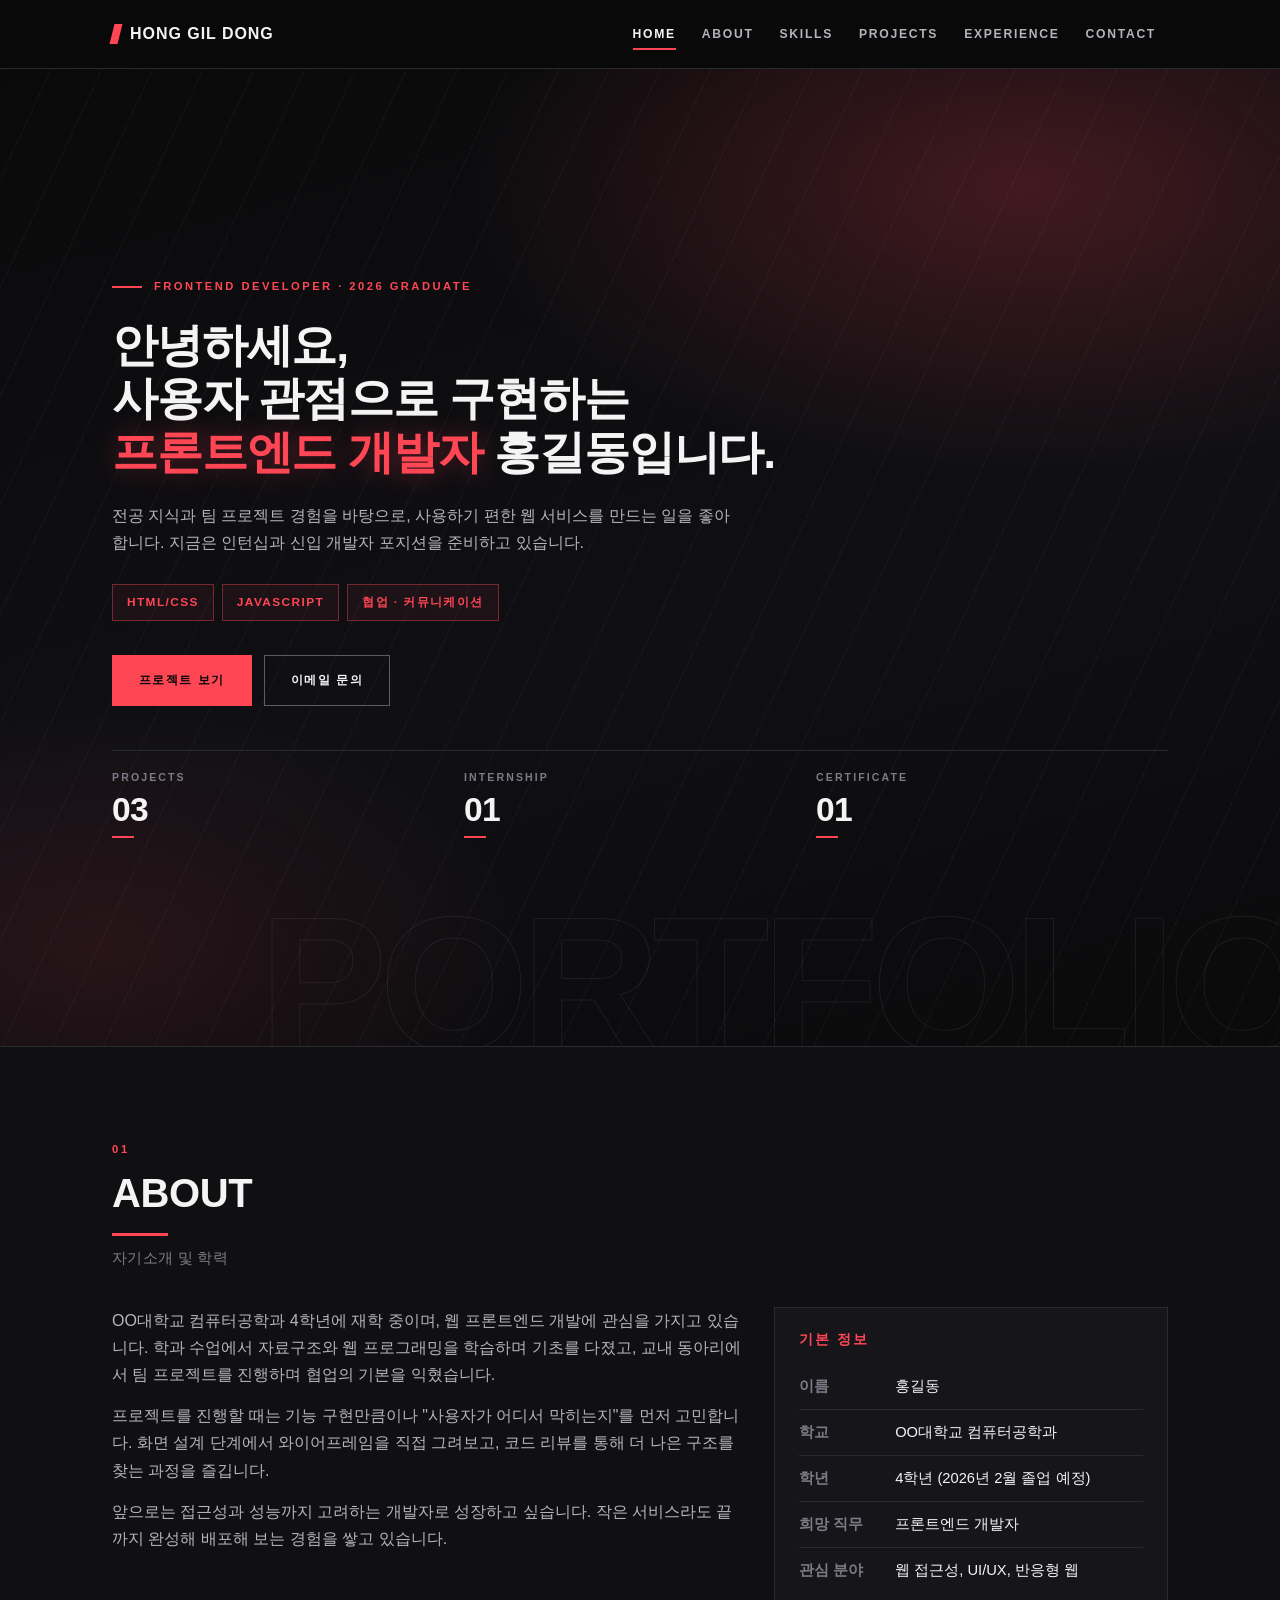
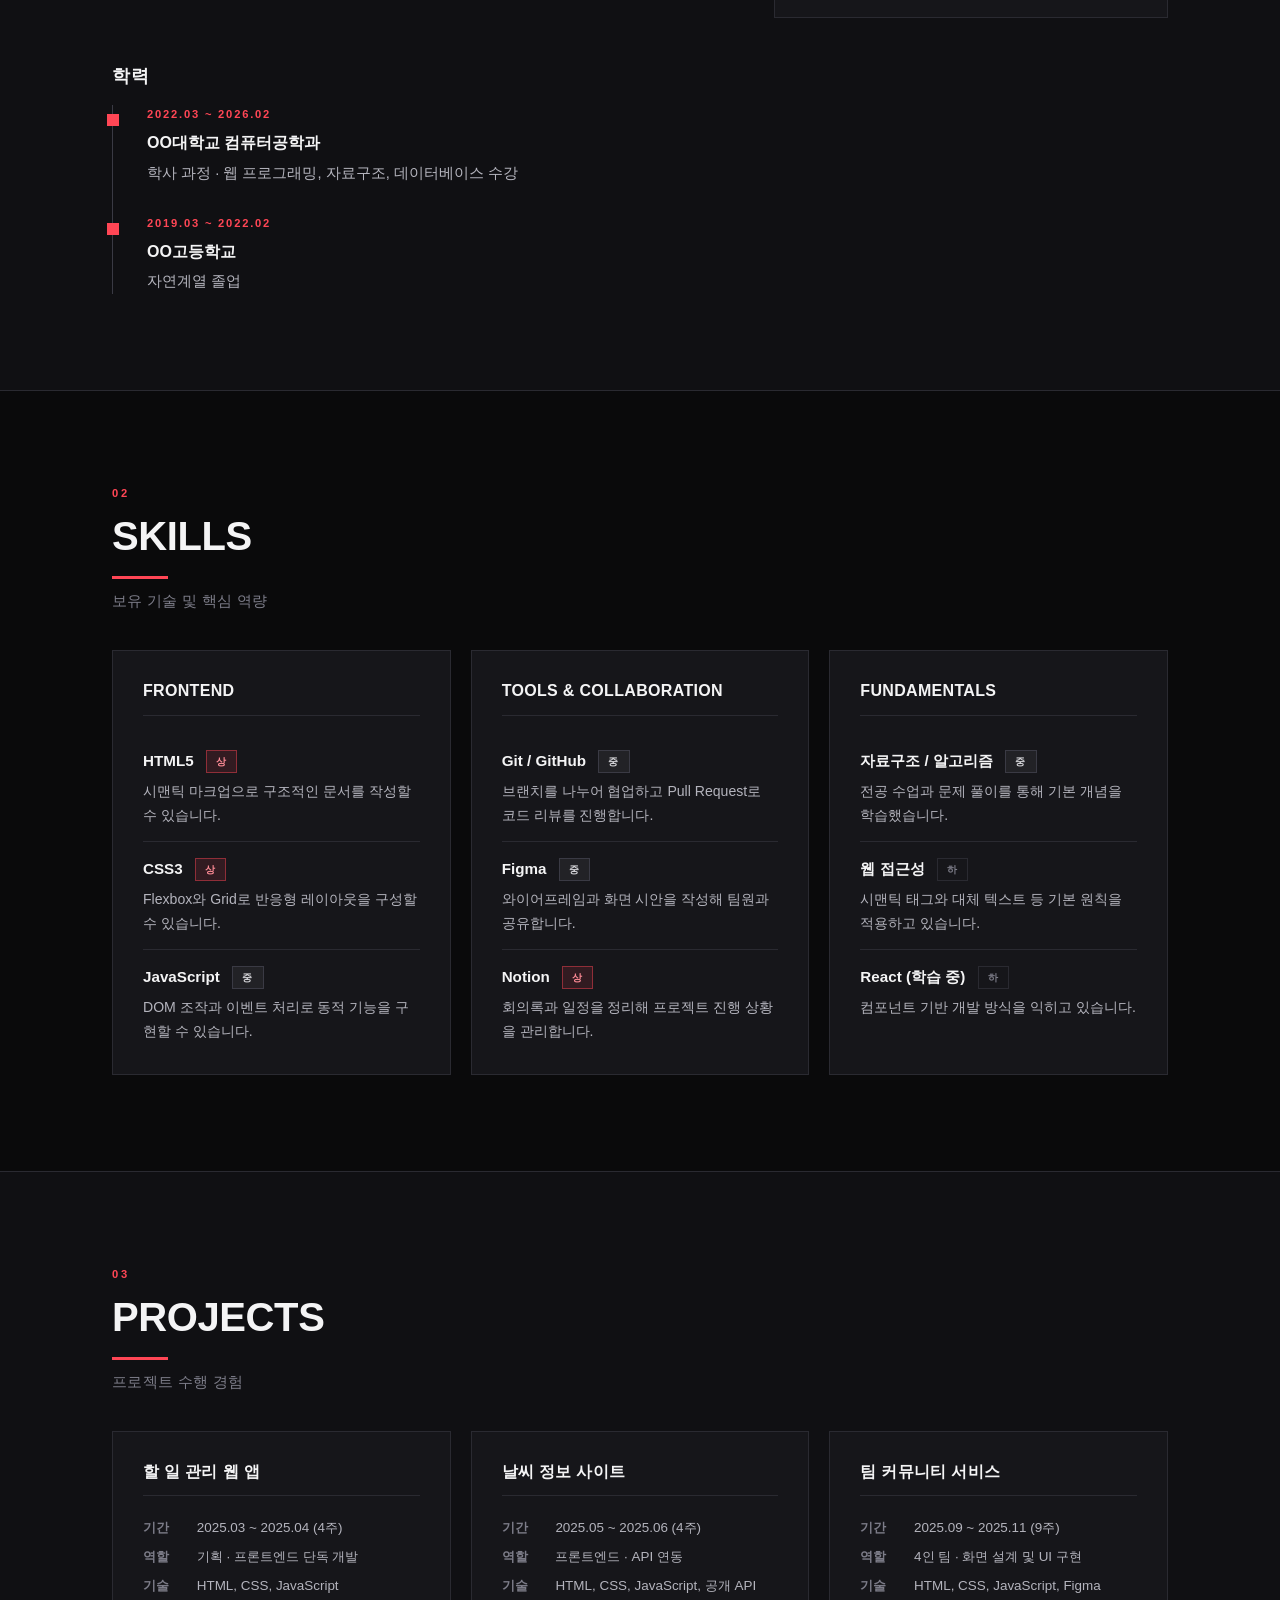
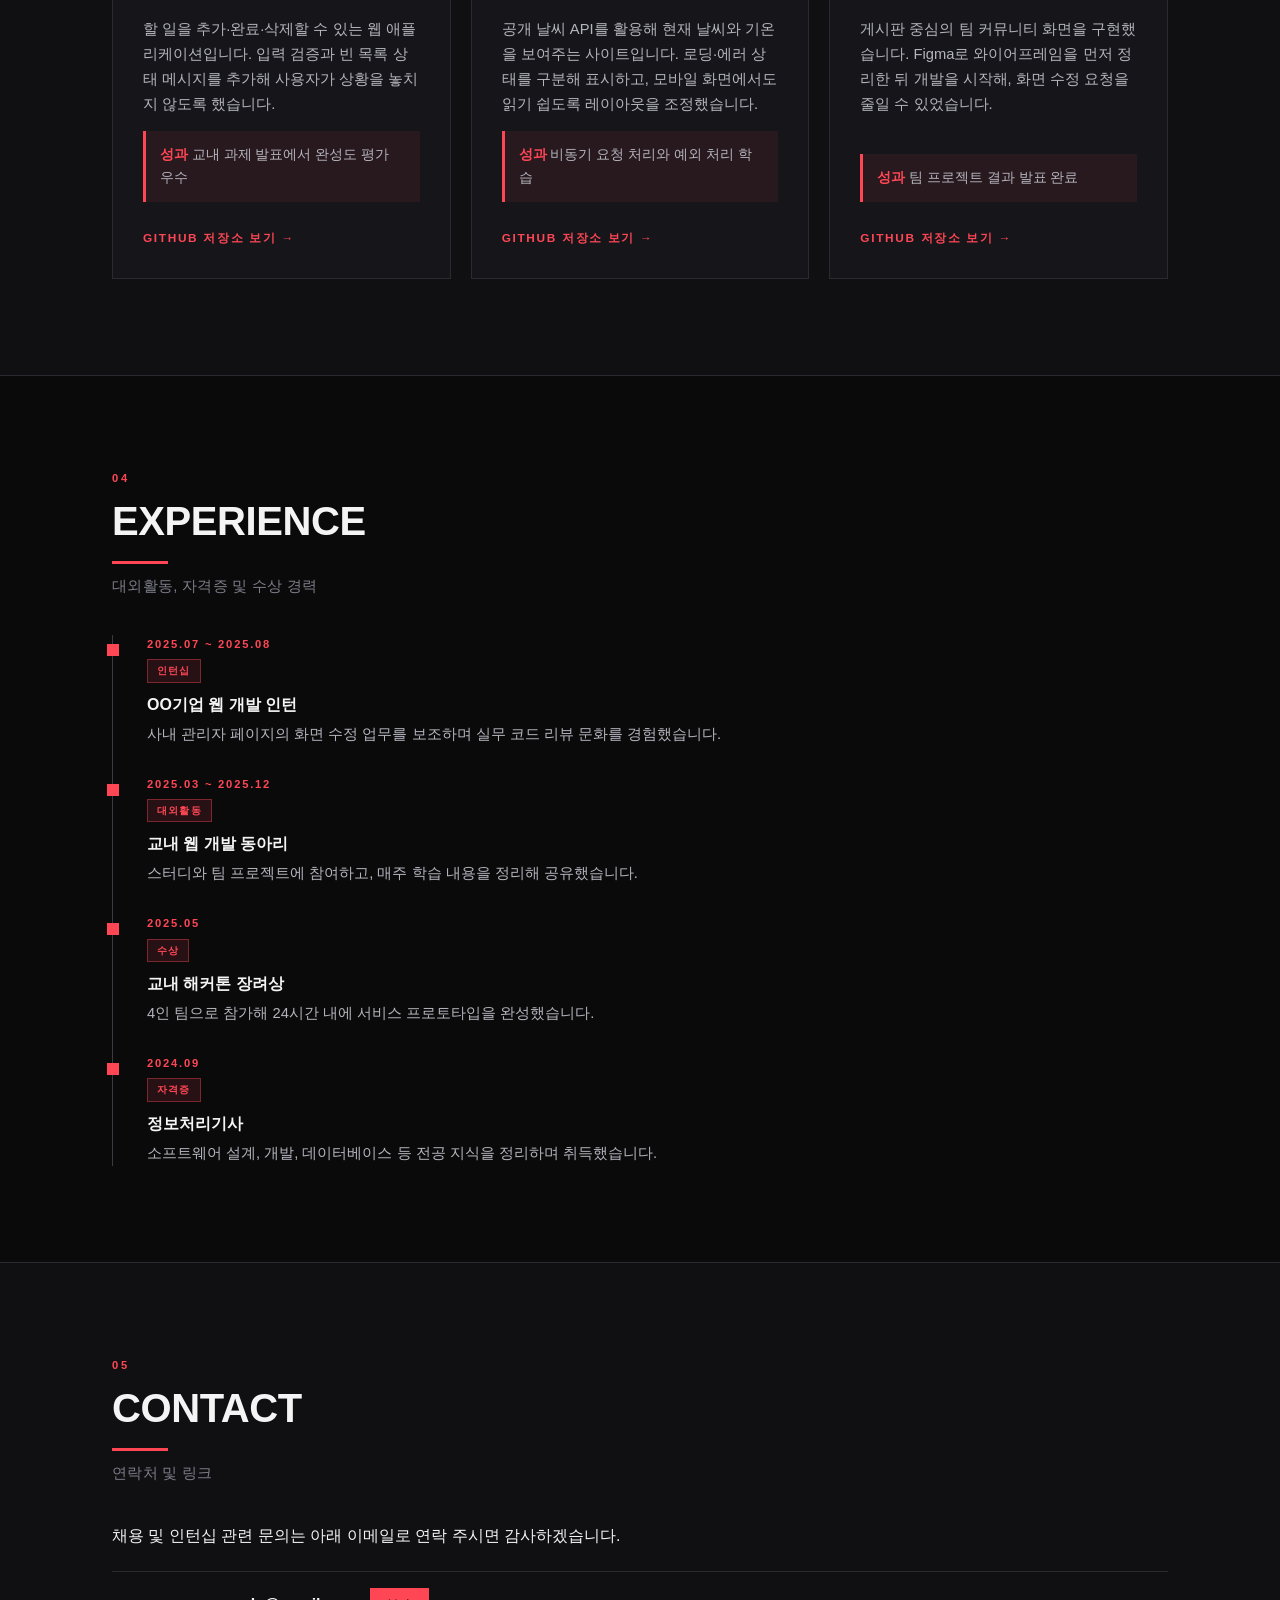
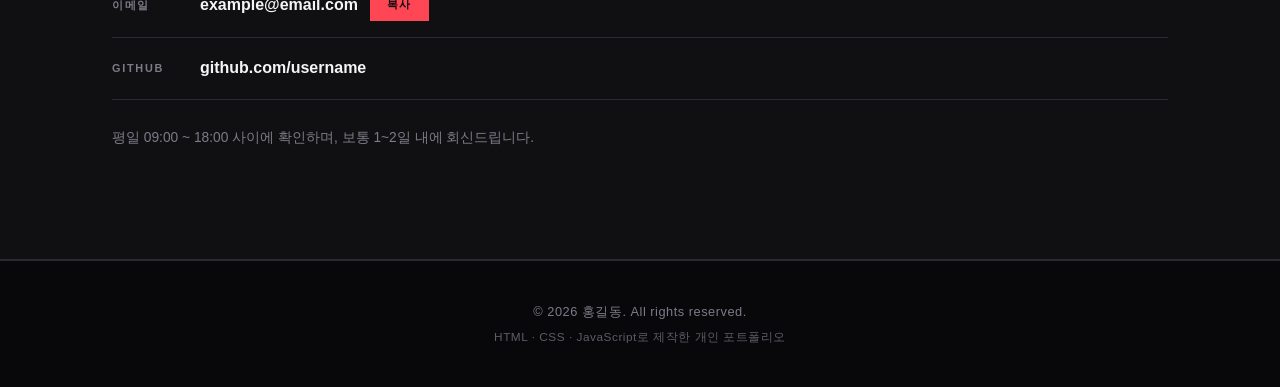
<file: index2.html>
<!DOCTYPE html>
<html lang="ko">
<head>
  <meta charset="UTF-8">
  <meta name="viewport" content="width=device-width, initial-scale=1.0">
  <meta name="description" content="대학생 취업용 개인 포트폴리오 웹사이트 - 자기소개, 보유 기술, 프로젝트, 대외활동 및 연락처">
  <title>홍길동 | 대학생 취업 포트폴리오</title>
  <link rel="stylesheet" href="style2.css">
</head>
<body>
  <a class="skip-link" href="#home">본문으로 바로가기</a>

  <!-- ===== 상단 내비게이션 ===== -->
  <header class="header">
    <nav class="nav" aria-label="주요 메뉴">
      <a href="#home" class="logo">Hong Gil Dong</a>
      <button class="nav-toggle" id="navToggle" type="button"
              aria-label="메뉴 열기" aria-expanded="false" aria-controls="navMenu">
        <span class="nav-toggle-bar"></span>
        <span class="nav-toggle-bar"></span>
        <span class="nav-toggle-bar"></span>
      </button>
      <ul class="nav-menu" id="navMenu">
        <li><a href="#home" class="nav-link">Home</a></li>
        <li><a href="#about" class="nav-link">About</a></li>
        <li><a href="#skills" class="nav-link">Skills</a></li>
        <li><a href="#projects" class="nav-link">Projects</a></li>
        <li><a href="#experience" class="nav-link">Experience</a></li>
        <li><a href="#contact" class="nav-link">Contact</a></li>
      </ul>
    </nav>
  </header>

  <main>
    <!-- ===== Home ===== -->
    <section id="home" class="section home">
      <div class="home-inner">
        <p class="eyebrow">Frontend Developer · 2026 Graduate</p>
        <h1>안녕하세요,<br>사용자 관점으로 구현하는<br><span class="accent">프론트엔드 개발자</span> 홍길동입니다.</h1>
        <p class="lead">
          전공 지식과 팀 프로젝트 경험을 바탕으로, 사용하기 편한 웹 서비스를 만드는 일을 좋아합니다.
          지금은 인턴십과 신입 개발자 포지션을 준비하고 있습니다.
        </p>
        <ul class="keyword-list">
          <li class="keyword">HTML/CSS</li>
          <li class="keyword">JavaScript</li>
          <li class="keyword">협업 · 커뮤니케이션</li>
        </ul>
        <div class="btn-group">
          <a href="#projects" class="btn">프로젝트 보기</a>
          <a href="#contact" class="btn btn-outline">이메일 문의</a>
        </div>

        <dl class="hero-stats">
          <div>
            <dt>Projects</dt>
            <dd>03</dd>
          </div>
          <div>
            <dt>Internship</dt>
            <dd>01</dd>
          </div>
          <div>
            <dt>Certificate</dt>
            <dd>01</dd>
          </div>
        </dl>
      </div>
    </section>

    <!-- ===== About ===== -->
    <section id="about" class="section alt">
      <div class="container">
        <h2 class="section-title">About</h2>
        <p class="section-desc">자기소개 및 학력</p>

        <div class="about-grid">
          <div class="about-text">
            <p>
              OO대학교 컴퓨터공학과 4학년에 재학 중이며, 웹 프론트엔드 개발에 관심을 가지고 있습니다.
              학과 수업에서 자료구조와 웹 프로그래밍을 학습하며 기초를 다졌고, 교내 동아리에서 팀 프로젝트를
              진행하며 협업의 기본을 익혔습니다.
            </p>
            <p>
              프로젝트를 진행할 때는 기능 구현만큼이나 "사용자가 어디서 막히는지"를 먼저 고민합니다.
              화면 설계 단계에서 와이어프레임을 직접 그려보고, 코드 리뷰를 통해 더 나은 구조를 찾는 과정을
              즐깁니다.
            </p>
            <p>
              앞으로는 접근성과 성능까지 고려하는 개발자로 성장하고 싶습니다.
              작은 서비스라도 끝까지 완성해 배포해 보는 경험을 쌓고 있습니다.
            </p>
          </div>

          <aside class="about-info">
            <h3>기본 정보</h3>
            <ul class="info-list">
              <li><strong>이름</strong> <span>홍길동</span></li>
              <li><strong>학교</strong> <span>OO대학교 컴퓨터공학과</span></li>
              <li><strong>학년</strong> <span>4학년 (2026년 2월 졸업 예정)</span></li>
              <li><strong>희망 직무</strong> <span>프론트엔드 개발자</span></li>
              <li><strong>관심 분야</strong> <span>웹 접근성, UI/UX, 반응형 웹</span></li>
            </ul>
          </aside>
        </div>

        <h3 class="sub-title">학력</h3>
        <ul class="timeline">
          <li class="timeline-item">
            <span class="timeline-date">2022.03 ~ 2026.02</span>
            <div class="timeline-body">
              <strong>OO대학교 컴퓨터공학과</strong>
              <p>학사 과정 · 웹 프로그래밍, 자료구조, 데이터베이스 수강</p>
            </div>
          </li>
          <li class="timeline-item">
            <span class="timeline-date">2019.03 ~ 2022.02</span>
            <div class="timeline-body">
              <strong>OO고등학교</strong>
              <p>자연계열 졸업</p>
            </div>
          </li>
        </ul>
      </div>
    </section>

    <!-- ===== Skills ===== -->
    <section id="skills" class="section">
      <div class="container">
        <h2 class="section-title">Skills</h2>
        <p class="section-desc">보유 기술 및 핵심 역량</p>

        <div class="card-grid">
          <article class="card">
            <h3>Frontend</h3>
            <ul class="skill-list">
              <li>
                <span class="skill-name">HTML5</span>
                <span class="badge badge-high">상</span>
                <p>시맨틱 마크업으로 구조적인 문서를 작성할 수 있습니다.</p>
              </li>
              <li>
                <span class="skill-name">CSS3</span>
                <span class="badge badge-high">상</span>
                <p>Flexbox와 Grid로 반응형 레이아웃을 구성할 수 있습니다.</p>
              </li>
              <li>
                <span class="skill-name">JavaScript</span>
                <span class="badge badge-mid">중</span>
                <p>DOM 조작과 이벤트 처리로 동적 기능을 구현할 수 있습니다.</p>
              </li>
            </ul>
          </article>

          <article class="card">
            <h3>Tools &amp; Collaboration</h3>
            <ul class="skill-list">
              <li>
                <span class="skill-name">Git / GitHub</span>
                <span class="badge badge-mid">중</span>
                <p>브랜치를 나누어 협업하고 Pull Request로 코드 리뷰를 진행합니다.</p>
              </li>
              <li>
                <span class="skill-name">Figma</span>
                <span class="badge badge-mid">중</span>
                <p>와이어프레임과 화면 시안을 작성해 팀원과 공유합니다.</p>
              </li>
              <li>
                <span class="skill-name">Notion</span>
                <span class="badge badge-high">상</span>
                <p>회의록과 일정을 정리해 프로젝트 진행 상황을 관리합니다.</p>
              </li>
            </ul>
          </article>

          <article class="card">
            <h3>Fundamentals</h3>
            <ul class="skill-list">
              <li>
                <span class="skill-name">자료구조 / 알고리즘</span>
                <span class="badge badge-mid">중</span>
                <p>전공 수업과 문제 풀이를 통해 기본 개념을 학습했습니다.</p>
              </li>
              <li>
                <span class="skill-name">웹 접근성</span>
                <span class="badge badge-low">하</span>
                <p>시맨틱 태그와 대체 텍스트 등 기본 원칙을 적용하고 있습니다.</p>
              </li>
              <li>
                <span class="skill-name">React (학습 중)</span>
                <span class="badge badge-low">하</span>
                <p>컴포넌트 기반 개발 방식을 익히고 있습니다.</p>
              </li>
            </ul>
          </article>
        </div>
      </div>
    </section>

    <!-- ===== Projects ===== -->
    <section id="projects" class="section alt">
      <div class="container">
        <h2 class="section-title">Projects</h2>
        <p class="section-desc">프로젝트 수행 경험</p>

        <div class="card-grid">
          <article class="card project-card">
            <h3>할 일 관리 웹 앱</h3>
            <ul class="project-meta">
              <li><strong>기간</strong> 2025.03 ~ 2025.04 (4주)</li>
              <li><strong>역할</strong> 기획 · 프론트엔드 단독 개발</li>
              <li><strong>기술</strong> HTML, CSS, JavaScript</li>
            </ul>
            <p>
              할 일을 추가·완료·삭제할 수 있는 웹 애플리케이션입니다.
              입력 검증과 빈 목록 상태 메시지를 추가해 사용자가 상황을 놓치지 않도록 했습니다.
            </p>
            <p class="project-result"><strong>성과</strong> 교내 과제 발표에서 완성도 평가 우수</p>
            <a class="link" href="https://github.com/" target="_blank" rel="noopener noreferrer">GitHub 저장소 보기</a>
          </article>

          <article class="card project-card">
            <h3>날씨 정보 사이트</h3>
            <ul class="project-meta">
              <li><strong>기간</strong> 2025.05 ~ 2025.06 (4주)</li>
              <li><strong>역할</strong> 프론트엔드 · API 연동</li>
              <li><strong>기술</strong> HTML, CSS, JavaScript, 공개 API</li>
            </ul>
            <p>
              공개 날씨 API를 활용해 현재 날씨와 기온을 보여주는 사이트입니다.
              로딩·에러 상태를 구분해 표시하고, 모바일 화면에서도 읽기 쉽도록 레이아웃을 조정했습니다.
            </p>
            <p class="project-result"><strong>성과</strong> 비동기 요청 처리와 예외 처리 학습</p>
            <a class="link" href="https://github.com/" target="_blank" rel="noopener noreferrer">GitHub 저장소 보기</a>
          </article>

          <article class="card project-card">
            <h3>팀 커뮤니티 서비스</h3>
            <ul class="project-meta">
              <li><strong>기간</strong> 2025.09 ~ 2025.11 (9주)</li>
              <li><strong>역할</strong> 4인 팀 · 화면 설계 및 UI 구현</li>
              <li><strong>기술</strong> HTML, CSS, JavaScript, Figma</li>
            </ul>
            <p>
              게시판 중심의 팀 커뮤니티 화면을 구현했습니다.
              Figma로 와이어프레임을 먼저 정리한 뒤 개발을 시작해, 화면 수정 요청을 줄일 수 있었습니다.
            </p>
            <p class="project-result"><strong>성과</strong> 팀 프로젝트 결과 발표 완료</p>
            <a class="link" href="https://github.com/" target="_blank" rel="noopener noreferrer">GitHub 저장소 보기</a>
          </article>
        </div>
      </div>
    </section>

    <!-- ===== Experience ===== -->
    <section id="experience" class="section">
      <div class="container">
        <h2 class="section-title">Experience</h2>
        <p class="section-desc">대외활동, 자격증 및 수상 경력</p>

        <ul class="timeline">
          <li class="timeline-item">
            <span class="timeline-date">2025.07 ~ 2025.08</span>
            <div class="timeline-body">
              <span class="badge badge-type">인턴십</span>
              <strong>OO기업 웹 개발 인턴</strong>
              <p>사내 관리자 페이지의 화면 수정 업무를 보조하며 실무 코드 리뷰 문화를 경험했습니다.</p>
            </div>
          </li>
          <li class="timeline-item">
            <span class="timeline-date">2025.03 ~ 2025.12</span>
            <div class="timeline-body">
              <span class="badge badge-type">대외활동</span>
              <strong>교내 웹 개발 동아리</strong>
              <p>스터디와 팀 프로젝트에 참여하고, 매주 학습 내용을 정리해 공유했습니다.</p>
            </div>
          </li>
          <li class="timeline-item">
            <span class="timeline-date">2025.05</span>
            <div class="timeline-body">
              <span class="badge badge-type">수상</span>
              <strong>교내 해커톤 장려상</strong>
              <p>4인 팀으로 참가해 24시간 내에 서비스 프로토타입을 완성했습니다.</p>
            </div>
          </li>
          <li class="timeline-item">
            <span class="timeline-date">2024.09</span>
            <div class="timeline-body">
              <span class="badge badge-type">자격증</span>
              <strong>정보처리기사</strong>
              <p>소프트웨어 설계, 개발, 데이터베이스 등 전공 지식을 정리하며 취득했습니다.</p>
            </div>
          </li>
        </ul>
      </div>
    </section>

    <!-- ===== Contact ===== -->
    <section id="contact" class="section alt">
      <div class="container">
        <h2 class="section-title">Contact</h2>
        <p class="section-desc">연락처 및 링크</p>

        <p>채용 및 인턴십 관련 문의는 아래 이메일로 연락 주시면 감사하겠습니다.</p>

        <ul class="contact-list">
          <li>
            <span class="contact-label">이메일</span>
            <a class="contact-value" href="mailto:example@email.com">example@email.com</a>
            <button class="btn btn-small" id="copyEmail" type="button" data-email="example@email.com">복사</button>
          </li>
          <li>
            <span class="contact-label">GitHub</span>
            <a class="contact-value" href="https://github.com/" target="_blank" rel="noopener noreferrer">github.com/username</a>
          </li>
        </ul>

        <p class="contact-note">평일 09:00 ~ 18:00 사이에 확인하며, 보통 1~2일 내에 회신드립니다.</p>
      </div>
    </section>
  </main>

  <footer class="footer">
    <p>&copy; 2026 홍길동. All rights reserved.</p>
    <p class="footer-sub">HTML · CSS · JavaScript로 제작한 개인 포트폴리오</p>
  </footer>

  <div class="toast" id="toast" role="status" aria-live="polite"></div>

  <script src="script2.js"></script>
</body>
</html>
</file>
<file: style2.css>
/* ============================================================
   style2.css — Riot Games 무드의 다크 포트폴리오 스타일
   · 검정 베이스 + 레드 포인트 + 각진 모서리 + 대문자 라벨
   · 모바일 우선 반응형 (481px / 769px / 1025px)
   ============================================================ */

/* ---------- 1. 디자인 토큰 ---------- */
:root {
  --bg: #0a0a0b;
  --bg-alt: #101013;
  --surface: #16161a;
  --surface-2: #1d1d22;
  --line: #2a2a31;
  --line-strong: #3a3a44;

  --text: #f4f4f5;
  --text-sub: #b4b4bd;
  --muted: #7c7c88;

  --red: #ff4655;
  --red-deep: #d8102a;
  --red-soft: rgba(255, 70, 85, 0.12);

  --header-h: 64px;
  --container: 1120px;
  --gutter: 20px;
}

/* ---------- 2. 기본 리셋 ---------- */
*,
*::before,
*::after {
  box-sizing: border-box;
}

html {
  scroll-behavior: smooth;
  scroll-padding-top: var(--header-h);
}

body {
  margin: 0;
  background-color: var(--bg);
  color: var(--text);
  font-family: "Pretendard", "Apple SD Gothic Neo", "Malgun Gothic",
    "Segoe UI", Roboto, Arial, sans-serif;
  font-size: 16px;
  line-height: 1.7;
  -webkit-font-smoothing: antialiased;
  overflow-x: hidden;
}

h1, h2, h3, h4 {
  margin: 0 0 12px;
  font-weight: 900;
  line-height: 1.2;
  letter-spacing: -0.02em;
  color: var(--text);
}

p {
  margin: 0 0 14px;
}

ul {
  margin: 0;
  padding: 0;
  list-style: none;
}

a {
  color: var(--red);
  text-decoration: none;
}

a:hover {
  text-decoration: underline;
}

img {
  max-width: 100%;
  display: block;
}

/* ---------- 3. 접근성 ---------- */
.skip-link {
  position: absolute;
  top: -70px;
  left: 16px;
  z-index: 200;
  padding: 12px 20px;
  background-color: var(--red);
  color: #0a0a0b;
  font-size: 0.8rem;
  font-weight: 800;
  letter-spacing: 0.08em;
  text-transform: uppercase;
  transition: top 0.2s ease;
}

.skip-link:focus {
  top: 12px;
  text-decoration: none;
}

:focus-visible {
  outline: 2px solid var(--red);
  outline-offset: 3px;
}

/* ---------- 4. 헤더 / 내비게이션 ---------- */
.header {
  position: sticky;
  top: 0;
  z-index: 100;
  background-color: rgba(10, 10, 11, 0.92);
  border-bottom: 1px solid var(--line);
  backdrop-filter: blur(10px);
}

.nav {
  position: relative;
  max-width: var(--container);
  height: var(--header-h);
  margin: 0 auto;
  padding: 0 var(--gutter);
  display: flex;
  align-items: center;
  justify-content: space-between;
}

.logo {
  display: inline-flex;
  align-items: center;
  gap: 10px;
  font-size: 1rem;
  font-weight: 900;
  letter-spacing: 0.06em;
  text-transform: uppercase;
  color: var(--text);
}

.logo::before {
  content: "";
  width: 8px;
  height: 20px;
  background-color: var(--red);
  transform: skewX(-14deg);
}

.logo:hover {
  color: var(--red);
  text-decoration: none;
}

.nav-menu {
  display: flex;
  align-items: center;
  gap: 2px;
}

.nav-link {
  position: relative;
  display: block;
  padding: 8px 12px;
  font-size: 0.76rem;
  font-weight: 700;
  letter-spacing: 0.14em;
  text-transform: uppercase;
  color: var(--text-sub);
  transition: color 0.2s ease;
}

.nav-link::after {
  content: "";
  position: absolute;
  left: 12px;
  right: 12px;
  bottom: 2px;
  height: 2px;
  background-color: var(--red);
  transform: scaleX(0);
  transform-origin: left;
  transition: transform 0.25s ease;
}

.nav-link:hover {
  color: var(--text);
  text-decoration: none;
}

.nav-link:hover::after {
  transform: scaleX(1);
}

.nav-link.active {
  color: var(--text);
}

.nav-link.active::after {
  transform: scaleX(1);
}

/* 햄버거 버튼 (모바일 전용) */
.nav-toggle {
  display: none;
  width: 44px;
  height: 44px;
  padding: 11px;
  border: 1px solid var(--line-strong);
  border-radius: 0;
  background-color: transparent;
  cursor: pointer;
}

.nav-toggle-bar {
  display: block;
  width: 100%;
  height: 2px;
  margin: 4px 0;
  background-color: var(--text);
  transition: transform 0.25s ease, opacity 0.2s ease;
}

.nav-toggle[aria-expanded="true"] .nav-toggle-bar:nth-child(1) {
  transform: translateY(6px) rotate(45deg);
}

.nav-toggle[aria-expanded="true"] .nav-toggle-bar:nth-child(2) {
  opacity: 0;
}

.nav-toggle[aria-expanded="true"] .nav-toggle-bar:nth-child(3) {
  transform: translateY(-6px) rotate(-45deg);
}

/* ---------- 5. 공통 레이아웃 ---------- */
.container {
  max-width: var(--container);
  margin: 0 auto;
  padding: 0 var(--gutter);
}

main {
  counter-reset: sec;
}

.section {
  position: relative;
  padding: 76px 0;
  border-bottom: 1px solid var(--line);
  background-color: var(--bg);
}

.section:not(.home) {
  counter-increment: sec;
}

.section.alt {
  background-color: var(--bg-alt);
}

.section-title {
  margin-bottom: 10px;
  font-size: clamp(1.7rem, 4vw, 2.5rem);
  font-weight: 900;
  text-transform: uppercase;
  letter-spacing: -0.01em;
  color: var(--text);
}

.section-title::before {
  content: "0" counter(sec);
  display: block;
  margin-bottom: 12px;
  font-size: 0.7rem;
  font-weight: 800;
  letter-spacing: 0.24em;
  color: var(--red);
}

.section-title::after {
  content: "";
  display: block;
  width: 56px;
  height: 3px;
  margin-top: 16px;
  background-color: var(--red);
}

.section-desc {
  margin-bottom: 36px;
  font-size: 0.92rem;
  letter-spacing: 0.02em;
  color: var(--muted);
}

.sub-title {
  margin-top: 48px;
  font-size: 1.1rem;
  font-weight: 900;
  text-transform: uppercase;
  letter-spacing: 0.04em;
}

/* ---------- 6. Home (히어로) ---------- */
.home {
  position: relative;
  overflow: hidden;
  border-bottom: 1px solid var(--line);
  background:
    radial-gradient(900px 460px at 80% 12%, rgba(255, 70, 85, 0.22), transparent 62%),
    radial-gradient(700px 400px at 8% 90%, rgba(255, 70, 85, 0.10), transparent 60%),
    linear-gradient(165deg, #0a0a0b 0%, #101014 58%, #0a0a0b 100%);
}

.home::before {
  content: "";
  position: absolute;
  inset: 0;
  background-image: repeating-linear-gradient(
    115deg,
    rgba(255, 255, 255, 0.035) 0 1px,
    transparent 1px 46px
  );
  pointer-events: none;
}

.home::after {
  content: "PORTFOLIO";
  position: absolute;
  right: -30px;
  bottom: -34px;
  font-size: clamp(64px, 15vw, 210px);
  font-weight: 900;
  letter-spacing: -0.04em;
  line-height: 1;
  color: transparent;
  -webkit-text-stroke: 1px rgba(255, 255, 255, 0.07);
  pointer-events: none;
  user-select: none;
}

.home-inner {
  position: relative;
  z-index: 1;
  max-width: var(--container);
  margin: 0 auto;
  padding: 88px var(--gutter) 96px;
}

.eyebrow {
  display: inline-flex;
  align-items: center;
  gap: 12px;
  margin-bottom: 22px;
  font-size: 0.7rem;
  font-weight: 800;
  letter-spacing: 0.22em;
  text-transform: uppercase;
  color: var(--red);
}

.eyebrow::before {
  content: "";
  width: 30px;
  height: 2px;
  background-color: var(--red);
}

.home h1 {
  max-width: 780px;
  font-size: clamp(1.9rem, 5.6vw, 3.4rem);
  line-height: 1.16;
  letter-spacing: -0.025em;
  color: var(--text);
}

.accent {
  color: var(--red);
  text-shadow: 0 0 28px rgba(255, 70, 85, 0.35);
}

.lead {
  max-width: 620px;
  margin-top: 22px;
  font-size: 1rem;
  color: var(--text-sub);
}

.keyword-list {
  display: flex;
  flex-wrap: wrap;
  gap: 8px;
  margin: 28px 0 34px;
}

.keyword {
  padding: 7px 14px;
  border: 1px solid rgba(255, 70, 85, 0.4);
  border-radius: 0;
  background-color: rgba(255, 70, 85, 0.06);
  color: var(--red);
  font-size: 0.74rem;
  font-weight: 800;
  letter-spacing: 0.12em;
  text-transform: uppercase;
}

/* ---------- 7. 버튼 ---------- */
.btn-group {
  display: flex;
  flex-wrap: wrap;
  gap: 12px;
}

.btn {
  display: inline-flex;
  align-items: center;
  justify-content: center;
  gap: 8px;
  padding: 14px 26px;
  border: 1px solid var(--red);
  border-radius: 0;
  background-color: var(--red);
  color: #0a0a0b;
  font-size: 0.78rem;
  font-weight: 800;
  letter-spacing: 0.12em;
  text-transform: uppercase;
  cursor: pointer;
  transition: background-color 0.2s ease, color 0.2s ease,
    border-color 0.2s ease;
}

.btn:hover {
  background-color: #ffffff;
  border-color: #ffffff;
  color: #0a0a0b;
  text-decoration: none;
}

.btn-outline {
  background-color: transparent;
  border-color: rgba(255, 255, 255, 0.32);
  color: var(--text);
}

.btn-outline:hover {
  background-color: rgba(255, 70, 85, 0.12);
  border-color: var(--red);
  color: var(--red);
}

.btn-small {
  padding: 8px 16px;
  font-size: 0.7rem;
}

/* ---------- 8. 히어로 지표 ---------- */
.hero-stats {
  display: flex;
  flex-wrap: wrap;
  margin: 44px 0 0;
  border-top: 1px solid var(--line);
}

.hero-stats > div {
  flex: 1 1 120px;
  padding: 18px 20px 0 0;
}

.hero-stats dt {
  font-size: 0.66rem;
  font-weight: 800;
  letter-spacing: 0.2em;
  text-transform: uppercase;
  color: var(--muted);
}

.hero-stats dd {
  margin: 6px 0 0;
  font-size: 1.9rem;
  font-weight: 900;
  line-height: 1;
  letter-spacing: -0.02em;
  color: var(--text);
}

.hero-stats dd::after {
  content: "";
  display: block;
  width: 22px;
  height: 2px;
  margin-top: 10px;
  background-color: var(--red);
}

/* ---------- 9. About ---------- */
.about-grid {
  display: grid;
  gap: 32px;
}

.about-text p {
  color: var(--text-sub);
}

.about-info {
  padding: 24px;
  border: 1px solid var(--line);
  border-radius: 0;
  background-color: var(--surface);
}

.about-info h3 {
  margin-bottom: 16px;
  font-size: 0.86rem;
  font-weight: 900;
  letter-spacing: 0.14em;
  text-transform: uppercase;
  color: var(--red);
}

.info-list li {
  display: flex;
  gap: 12px;
  padding: 10px 0;
  border-bottom: 1px solid var(--line);
  font-size: 0.92rem;
}

.info-list li:last-child {
  border-bottom: none;
}

.info-list strong {
  flex: 0 0 84px;
  font-weight: 700;
  color: var(--muted);
}

.info-list span {
  color: var(--text);
}

/* ---------- 10. 타임라인 (학력 / 경험) ---------- */
.timeline {
  position: relative;
  margin-top: 18px;
  padding-left: 22px;
  border-left: 1px solid var(--line-strong);
}

.timeline-item {
  position: relative;
  padding: 0 0 28px 8px;
}

.timeline-item:last-child {
  padding-bottom: 0;
}

.timeline-item::before {
  content: "";
  position: absolute;
  top: 9px;
  left: -28px;
  width: 12px;
  height: 12px;
  background-color: var(--red);
}

.timeline-date {
  display: block;
  margin-bottom: 5px;
  font-size: 0.7rem;
  font-weight: 800;
  letter-spacing: 0.16em;
  text-transform: uppercase;
  color: var(--red);
}

.timeline-body strong {
  display: block;
  margin-bottom: 4px;
  font-size: 1rem;
  font-weight: 800;
  color: var(--text);
}

.timeline-body p {
  margin: 0;
  font-size: 0.92rem;
  color: var(--text-sub);
}

/* ---------- 11. 카드 그리드 (Skills / Projects) ---------- */
.card-grid {
  display: grid;
  gap: 20px;
}

.card {
  position: relative;
  padding: 26px;
  border: 1px solid var(--line);
  border-radius: 0;
  background-color: var(--surface);
  transition: border-color 0.25s ease, background-color 0.25s ease,
    transform 0.25s ease;
}

.card::before {
  content: "";
  position: absolute;
  top: -1px;
  left: -1px;
  right: -1px;
  height: 2px;
  background-color: var(--red);
  transform: scaleX(0);
  transform-origin: left;
  transition: transform 0.3s ease;
}

.card:hover {
  border-color: var(--line-strong);
  background-color: var(--surface-2);
  transform: translateY(-4px);
}

.card:hover::before {
  transform: scaleX(1);
}

.card h3 {
  margin-bottom: 18px;
  padding-bottom: 14px;
  border-bottom: 1px solid var(--line);
  font-size: 1rem;
  font-weight: 900;
  letter-spacing: 0.02em;
  text-transform: uppercase;
  color: var(--text);
}

/* ---------- 12. Skills ---------- */
.skill-list li {
  padding: 13px 0;
  border-bottom: 1px solid var(--line);
}

.skill-list li:last-child {
  border-bottom: none;
  padding-bottom: 0;
}

.skill-name {
  display: inline-block;
  margin-right: 8px;
  font-size: 0.95rem;
  font-weight: 800;
  color: var(--text);
}

.skill-list p {
  margin: 6px 0 0;
  font-size: 0.88rem;
  color: var(--text-sub);
}

.badge {
  display: inline-block;
  padding: 2px 9px;
  border: 1px solid transparent;
  border-radius: 0;
  font-size: 0.64rem;
  font-weight: 800;
  letter-spacing: 0.12em;
  text-transform: uppercase;
  vertical-align: middle;
}

.badge-high {
  border-color: rgba(255, 70, 85, 0.45);
  background-color: var(--red-soft);
  color: #ff8b96;
}

.badge-mid {
  border-color: var(--line-strong);
  background-color: rgba(255, 255, 255, 0.05);
  color: #d4d4d8;
}

.badge-low {
  border-color: var(--line);
  background-color: transparent;
  color: var(--muted);
}

.badge-type {
  margin-bottom: 8px;
  border-color: rgba(255, 70, 85, 0.4);
  background-color: var(--red-soft);
  color: var(--red);
}

/* ---------- 13. Projects ---------- */
.project-card {
  display: flex;
  flex-direction: column;
}

.project-meta {
  margin-bottom: 16px;
}

.project-meta li {
  padding: 3px 0;
  font-size: 0.84rem;
  color: var(--text-sub);
}

.project-meta strong {
  display: inline-block;
  min-width: 42px;
  margin-right: 8px;
  font-weight: 700;
  color: var(--muted);
}

.project-card p {
  font-size: 0.92rem;
  color: var(--text-sub);
}

.project-result {
  margin-top: auto;
  padding: 12px 14px;
  border-left: 3px solid var(--red);
  background-color: rgba(255, 70, 85, 0.08);
  font-size: 0.86rem !important;
}

.project-result strong {
  color: var(--red);
}

.link {
  display: inline-block;
  margin-top: 12px;
  font-size: 0.74rem;
  font-weight: 800;
  letter-spacing: 0.14em;
  text-transform: uppercase;
  color: var(--red);
}

.link::after {
  content: " →";
}

.link:hover {
  color: #ffffff;
  text-decoration: none;
}

/* ---------- 14. Contact ---------- */
.contact-list {
  margin: 22px 0 26px;
  border-top: 1px solid var(--line);
}

.contact-list li {
  display: flex;
  flex-wrap: wrap;
  align-items: center;
  gap: 12px;
  padding: 16px 0;
  border-bottom: 1px solid var(--line);
}

.contact-label {
  flex: 0 0 76px;
  font-size: 0.68rem;
  font-weight: 800;
  letter-spacing: 0.16em;
  text-transform: uppercase;
  color: var(--muted);
}

.contact-value {
  font-size: 1rem;
  font-weight: 700;
  color: var(--text);
  border-bottom: 1px solid transparent;
}

.contact-value:hover {
  color: var(--red);
  border-bottom-color: var(--red);
  text-decoration: none;
}

.contact-note {
  font-size: 0.86rem;
  color: var(--muted);
}

/* ---------- 15. 푸터 ---------- */
.footer {
  padding: 36px var(--gutter);
  border-top: 1px solid var(--line);
  background-color: #08080a;
  text-align: center;
  font-size: 0.8rem;
  letter-spacing: 0.04em;
  color: var(--muted);
}

.footer p {
  margin: 4px 0;
}

.footer-sub {
  font-size: 0.74rem;
  color: #5c5c66;
}

/* ---------- 16. 토스트 (이메일 복사 알림) ---------- */
.toast {
  position: fixed;
  left: 50%;
  bottom: 28px;
  z-index: 300;
  padding: 13px 22px;
  border-radius: 0;
  background-color: var(--red);
  color: #0a0a0b;
  font-size: 0.82rem;
  font-weight: 800;
  letter-spacing: 0.04em;
  white-space: nowrap;
  opacity: 0;
  visibility: hidden;
  transform: translate(-50%, 12px);
  transition: opacity 0.25s ease, transform 0.25s ease, visibility 0.25s;
}

.toast.show {
  opacity: 1;
  visibility: visible;
  transform: translate(-50%, 0);
}

/* ============================================================
   17. 반응형 — 모바일 우선
   ============================================================ */

/* --- 모바일 기본 ( ~480px ) --- */
.nav-toggle {
  display: block;
}

.nav-menu {
  position: absolute;
  top: var(--header-h);
  left: 0;
  right: 0;
  display: none;
  flex-direction: column;
  align-items: stretch;
  gap: 0;
  padding: 8px 16px 18px;
  border-bottom: 1px solid var(--line);
  background-color: var(--bg-alt);
}

.nav-menu.open {
  display: flex;
}

.nav-link {
  padding: 14px 12px;
  border-left: 2px solid transparent;
}

.nav-link::after {
  left: 12px;
  right: auto;
  width: 26px;
  bottom: 6px;
}

.nav-link.active {
  border-left-color: var(--red);
}

/* --- 큰 모바일 (481px 이상) --- */
@media (min-width: 481px) {
  .home h1 {
    font-size: clamp(2.1rem, 5vw, 2.9rem);
  }

  .card-grid {
    grid-template-columns: repeat(2, minmax(0, 1fr));
  }
}

/* --- 태블릿 (769px 이상) --- */
@media (min-width: 769px) {
  :root {
    --gutter: 32px;
    --header-h: 68px;
  }

  .section {
    padding: 96px 0;
  }

  .home-inner {
    padding: 104px var(--gutter) 112px;
  }

  .about-grid {
    grid-template-columns: 1.6fr 1fr;
    align-items: start;
  }

  .card-grid {
    grid-template-columns: repeat(3, minmax(0, 1fr));
  }

  .timeline {
    padding-left: 26px;
  }

  .timeline-item::before {
    left: -32px;
  }

  /* 데스크톱: 가로 메뉴 복원 */
  .nav-toggle {
    display: none;
  }

  .nav-menu {
    position: static;
    display: flex;
    flex-direction: row;
    align-items: center;
    gap: 2px;
    padding: 0;
    border: none;
    background-color: transparent;
  }

  .nav-link {
    padding: 8px 12px;
    border-left: none;
  }

  .nav-link::after {
    left: 12px;
    right: 12px;
    width: auto;
    bottom: 2px;
  }
}

/* --- 와이드 데스크톱 (1025px 이상) --- */
@media (min-width: 1025px) {
  .card {
    padding: 30px;
  }

  .hero-stats dd {
    font-size: 2.1rem;
  }
}

/* --- 모션 최소화 설정 존중 --- */
@media (prefers-reduced-motion: reduce) {
  html {
    scroll-behavior: auto;
  }

  *,
  *::before,
  *::after {
    animation-duration: 0.001ms !important;
    transition-duration: 0.001ms !important;
  }
}

/* --- 인쇄용 --- */
@media print {
  .header,
  .nav-toggle,
  .btn-group,
  .toast,
  .home::after {
    display: none !important;
  }

  body {
    background-color: #ffffff;
    color: #000000;
  }

  .section {
    padding: 24px 0;
    border-bottom: none;
    background-color: #ffffff;
  }

  .card,
  .about-info {
    border-color: #cccccc;
    background-color: #ffffff;
  }

  .card h3,
  .timeline-body strong,
  .skill-name,
  .info-list span {
    color: #000000;
  }

  .about-text p,
  .timeline-body p,
  .project-card p,
  .skill-list p {
    color: #333333;
  }
}
</file>
